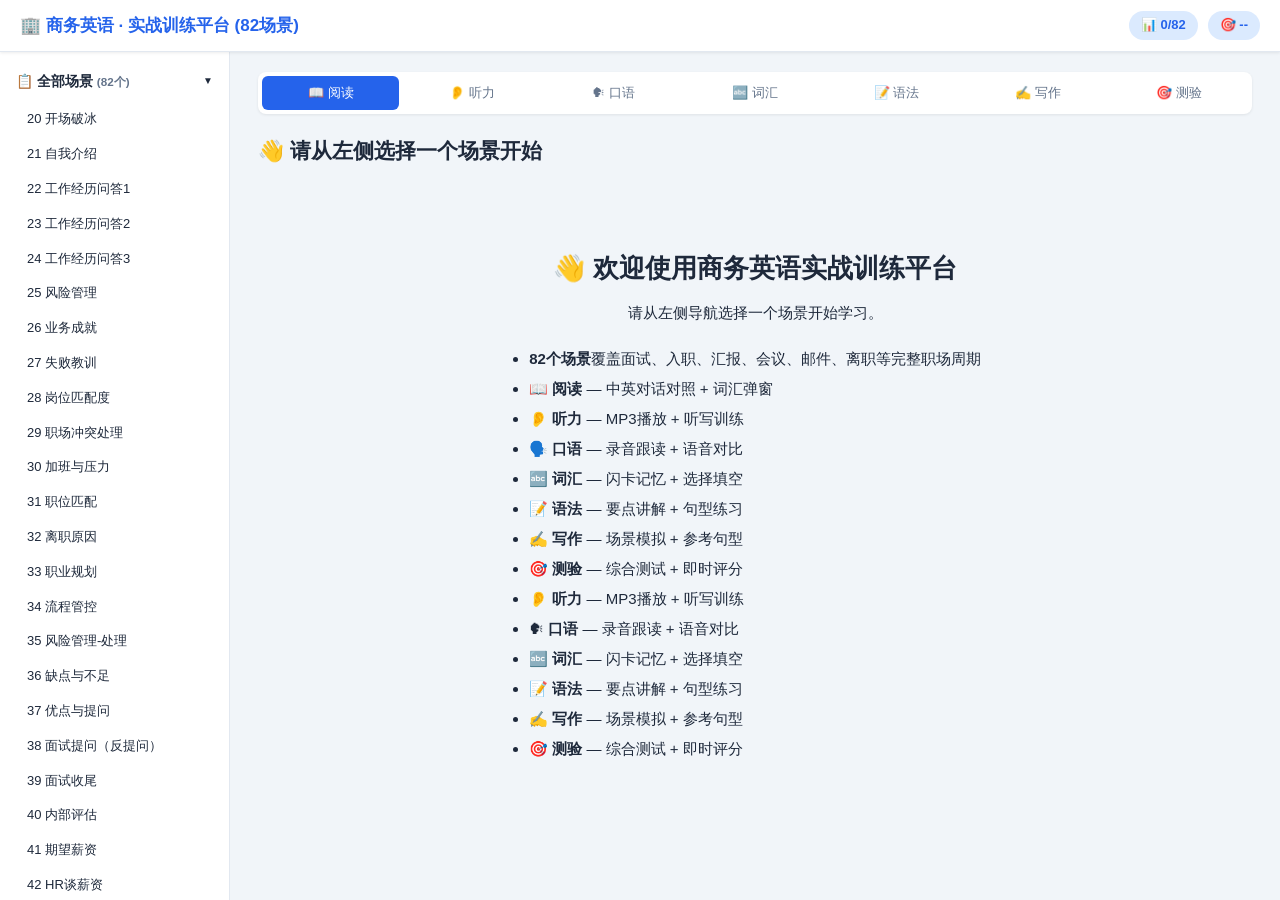
<file: index.html>
﻿<!DOCTYPE html>
<html lang="zh-CN">
<head>
<meta charset="UTF-8">
<meta name="viewport" content="width=device-width, initial-scale=1.0">
<title>商务英语 · 实战训练平台 (82场景)</title>
<style>
*{margin:0;padding:0;box-sizing:border-box}
:root{
--pri:#2563eb;--pri-lt:#dbeafe;--suc:#16a34a;--suc-lt:#dcfce7;
--warn:#f59e0b;--warn-lt:#fef3c7;--err:#dc2626;--err-lt:#fee2e2;
--bg:#f1f5f9;--card:#fff;--txt:#1e293b;--tx2:#64748b;--bd:#e2e8f0;
--sh:0 1px 3px rgba(0,0,0,.08);--sh-lg:0 4px 12px rgba(0,0,0,.1);--r:8px;
}
body{font-family:"Segoe UI","Microsoft YaHei",sans-serif;font-size:15px;color:var(--txt);background:var(--bg);line-height:1.6}
#topbar{height:52px;background:var(--card);border-bottom:1px solid var(--bd);display:flex;align-items:center;justify-content:space-between;padding:0 20px;position:sticky;top:0;z-index:100;box-shadow:var(--sh)}
#topbar .logo{font-size:17px;font-weight:700;color:var(--pri)}
#topbar .stats{display:flex;gap:10px;font-size:13px}
#topbar .stats span{padding:4px 12px;border-radius:20px;background:var(--pri-lt);color:var(--pri);font-weight:600}
#main{display:flex;height:calc(100vh - 52px)}
#sidebar{width:230px;min-width:230px;background:var(--card);border-right:1px solid var(--bd);overflow-y:auto;padding:8px 0}
#content{flex:1;overflow-y:auto;padding:20px 28px}
.nav-sec{border-bottom:1px solid var(--bd)}
.nav-hd{padding:10px 16px;cursor:pointer;font-size:14px;font-weight:600;display:flex;justify-content:space-between;align-items:center;user-select:none;color:var(--txt)}
.nav-hd:hover{background:var(--pri-lt)}
.nav-hd .arr{font-size:10px;transition:transform .2s;display:inline-block}
.nav-hd.collapsed .arr{transform:rotate(-90deg)}
#sceneNav.hidden{display:none}
.nav-item{padding:7px 16px 7px 24px;cursor:pointer;font-size:13px;border-left:3px solid transparent;display:flex;justify-content:space-between;align-items:center;transition:all .15s}
.nav-item:hover{background:var(--bg)}
.nav-item.active{background:var(--pri-lt);border-left-color:var(--pri);color:var(--pri);font-weight:600}
.nav-item .done{color:var(--suc);font-size:11px;margin-left:4px}
#modbar{display:flex;gap:4px;margin-bottom:20px;background:var(--card);padding:4px;border-radius:var(--r);box-shadow:var(--sh)}
.mod-tab{flex:1;padding:8px 6px;border:none;background:0 0;cursor:pointer;border-radius:6px;font-size:13px;font-weight:500;color:var(--tx2);transition:all .15s;text-align:center}
.mod-tab:hover{background:var(--bg)}
.mod-tab.active{background:var(--pri);color:#fff}
#scene-hd{margin-bottom:20px}
#scene-hd h2{font-size:21px;color:var(--txt)}
#scene-meta{display:flex;gap:10px;align-items:center;margin-top:6px}
#scene-meta span{font-size:13px;padding:2px 10px;border-radius:12px;background:var(--bg)}
#fav-btn{margin-left:auto;padding:4px 12px;border:1px solid var(--warn);background:var(--warn-lt);color:#b45309;border-radius:20px;cursor:pointer;font-size:13px;font-weight:500}
#fav-btn.faved{background:var(--warn);color:#fff}
.di-card{background:var(--card);border-radius:var(--r);padding:14px 18px;margin-bottom:12px;box-shadow:var(--sh);border-left:4px solid var(--pri);animation:fadeIn .3s}
.di-card.role-B{border-left-color:var(--suc)}
.di-card .role-tag{font-size:12px;font-weight:700;padding:2px 8px;border-radius:4px;display:inline-block;margin-bottom:8px}
.di-card.role-A .role-tag{background:var(--pri-lt);color:var(--pri)}
.di-card.role-B .role-tag{background:var(--suc-lt);color:var(--suc)}
.di-card .en-txt{font-size:15px;margin-bottom:4px}
.di-card .zh-txt{font-size:13px;color:var(--tx2)}
.vocab-hl{color:var(--pri);font-weight:600;cursor:pointer;border-bottom:1px dashed var(--pri)}
.vocab-hl:hover{background:var(--pri-lt)}
@keyframes fadeIn{from{opacity:0;transform:translateY(8px)}to{opacity:1;transform:translateY(0)}}
.lang-tg{display:flex;gap:8px;margin-bottom:16px}
.lang-tg button{padding:5px 16px;border:1px solid var(--bd);background:var(--card);border-radius:20px;cursor:pointer;font-size:13px;transition:all .15s}
.lang-tg button.active{background:var(--pri);color:#fff;border-color:var(--pri)}
.vocab-tp{position:fixed;background:var(--card);border:1px solid var(--bd);border-radius:var(--r);padding:14px;box-shadow:var(--sh-lg);z-index:999;max-width:300px;font-size:14px;display:none}
.vocab-tp .wd{font-size:18px;font-weight:700;color:var(--pri)}
.vocab-tp .ph{color:var(--tx2);margin:4px 0}
.vocab-tp .ps{color:var(--warn);font-weight:600}
.vocab-tp .zm{color:var(--txt);margin-top:4px}
.vocab-tbl{width:100%;border-collapse:collapse;background:var(--card);border-radius:var(--r);overflow:hidden;box-shadow:var(--sh)}
.vocab-tbl th{background:var(--pri);color:#fff;padding:10px 12px;text-align:left;font-size:13px}
.vocab-tbl td{padding:8px 12px;border-bottom:1px solid var(--bd);font-size:14px}
.vocab-tbl tr:hover td{background:var(--pri-lt)}
.gram-card{background:var(--card);border-radius:var(--r);padding:16px 20px;margin-bottom:14px;box-shadow:var(--sh);border-top:3px solid var(--warn)}
.gram-card h4{font-size:16px;color:var(--txt);margin-bottom:6px}
.gram-card .struc{font-family:Consolas,monospace;background:var(--bg);padding:6px 10px;border-radius:4px;margin:8px 0;font-size:14px}
.gram-card .eg{color:var(--pri);font-style:italic;margin:6px 0}
.gram-card .expl{color:var(--tx2);font-size:14px;margin:6px 0}
.gram-card .prac{color:var(--suc);font-size:14px;margin:6px 0;font-weight:500}
.sent-card{background:var(--card);border-radius:var(--r);padding:12px 16px;margin-bottom:8px;box-shadow:var(--sh);border-left:3px solid var(--suc)}
.sent-card .orig{font-size:15px;font-weight:600;color:var(--txt)}
.sent-card .func{font-size:12px;color:var(--pri);margin:3px 0}
.sent-card .alt{font-size:13px;color:var(--tx2)}
.flash-grid{display:flex;flex-wrap:wrap;gap:12px;justify-content:center;margin:16px 0}
.flash{width:180px;height:130px;perspective:800px;cursor:pointer}
.flash-inner{position:relative;width:100%;height:100%;transition:transform .5s;transform-style:preserve-3d}
.flash.flipped .flash-inner{transform:rotateY(180deg)}
.flash-front,.flash-back{position:absolute;width:100%;height:100%;backface-visibility:hidden;border-radius:var(--r);display:flex;flex-direction:column;align-items:center;justify-content:center;padding:12px;box-shadow:var(--sh)}
.flash-front{background:var(--pri-lt);color:var(--pri)}
.flash-back{background:var(--suc-lt);color:var(--suc);transform:rotateY(180deg)}
.flash-front .wd{font-size:20px;font-weight:700}
.flash-front .ph{font-size:12px;color:var(--tx2);margin-top:4px}
.flash-back .mn{font-size:16px;font-weight:600}
.ch-q{background:var(--card);border-radius:var(--r);padding:16px 20px;margin-bottom:14px;box-shadow:var(--sh)}
.ch-q .q-txt{font-size:15px;font-weight:600;margin-bottom:12px}
.ch-q .opts{display:flex;flex-direction:column;gap:6px}
.ch-q .opt{padding:10px 14px;border:2px solid var(--bd);border-radius:var(--r);cursor:pointer;transition:all .15s;font-size:14px}
.ch-q .opt:hover{border-color:var(--pri);background:var(--pri-lt)}
.ch-q .opt.sel{border-color:var(--pri);background:var(--pri);color:#fff}
.ch-q .opt.ok{border-color:var(--suc);background:var(--suc-lt);color:var(--suc)}
.ch-q .opt.ko{border-color:var(--err);background:var(--err-lt);color:var(--err)}
.ch-q .fb{margin-top:10px;padding:8px 12px;border-radius:6px;font-size:14px;display:none}
.ch-q .fb.show{display:block}
.ch-q .fb.y{background:var(--suc-lt);color:var(--suc)}
.ch-q .fb.n{background:var(--err-lt);color:var(--err)}
.fill-q{background:var(--card);border-radius:var(--r);padding:16px 20px;margin-bottom:14px;box-shadow:var(--sh)}
.fill-q .sent{font-size:15px;margin-bottom:8px}
.fill-q input{padding:8px 12px;border:2px solid var(--bd);border-radius:6px;font-size:14px;width:200px;transition:border .2s}
.fill-q input:focus{border-color:var(--pri);outline:none}
.fill-q input.ok{border-color:var(--suc);background:var(--suc-lt)}
.fill-q input.ko{border-color:var(--err);background:var(--err-lt)}
.fill-q .hint{font-size:12px;color:var(--tx2);margin-top:4px}
.fill-q .btn-chk{margin-left:8px;padding:8px 16px;border:none;background:var(--pri);color:#fff;border-radius:6px;cursor:pointer;font-size:13px}
.ap{background:var(--card);border-radius:var(--r);padding:16px 20px;box-shadow:var(--sh);margin-bottom:16px}
.ap .ctl{display:flex;gap:8px;align-items:center;flex-wrap:wrap}
.ap button{padding:8px 16px;border:none;border-radius:20px;cursor:pointer;font-size:13px;font-weight:500;white-space:nowrap}
.ap .btn-play{background:var(--pri);color:#fff}
.ap .btn-spd{background:var(--bg);color:var(--txt);border:1px solid var(--bd)}
.ap .btn-spd.active{background:var(--pri);color:#fff;border-color:var(--pri)}
.ap .bar{flex:1;min-width:100px;height:6px;background:var(--bd);border-radius:3px;cursor:pointer;position:relative}
.ap .bar-fill{height:100%;background:var(--pri);border-radius:3px;width:0%}
.dict{background:var(--card);border-radius:var(--r);padding:16px 20px;box-shadow:var(--sh);margin-bottom:16px}
.dict textarea{width:100%;height:80px;border:2px solid var(--bd);border-radius:var(--r);padding:10px;font-size:14px;resize:vertical}
.dict .cmp{margin-top:12px;font-size:14px;white-space:pre-wrap}
.dict .ok-word{color:var(--suc);background:var(--suc-lt);padding:1px 3px;border-radius:2px}
.dict .ko-word{color:var(--err);background:var(--err-lt);padding:1px 3px;border-radius:2px;text-decoration:line-through}
.rec{background:var(--card);border-radius:var(--r);padding:16px 20px;box-shadow:var(--sh);margin-bottom:16px;text-align:center}
.rec .btn-rec{width:64px;height:64px;border-radius:50%;border:none;background:var(--err);color:#fff;font-size:28px;cursor:pointer;transition:all .2s}
.rec .btn-rec.ing{animation:pulse 1.5s infinite}
@keyframes pulse{0%,100%{box-shadow:0 0 0 0 rgba(220,38,38,.4)}50%{box-shadow:0 0 0 16px rgba(220,38,38,0)}}
.rec .result{margin-top:12px;font-size:14px}
.rec .acc{font-size:28px;font-weight:700;color:var(--pri)}
.wr-area{background:var(--card);border-radius:var(--r);padding:16px 20px;box-shadow:var(--sh);margin-bottom:16px}
.wr-area .prompt{font-size:14px;color:var(--tx2);margin-bottom:10px;font-style:italic}
.wr-area textarea{width:100%;height:100px;border:2px solid var(--bd);border-radius:var(--r);padding:10px;font-size:14px;resize:vertical}
.wr-area .ref{margin-top:10px;padding:10px;background:var(--suc-lt);border-radius:6px;font-size:14px;display:none}
.quiz-score{font-size:48px;font-weight:700;text-align:center;padding:20px;color:var(--pri)}
.quiz-final{text-align:center;padding:40px}
.quiz-final .big{font-size:64px;font-weight:700}
.quiz-final .msg{font-size:20px;margin:12px 0;color:var(--tx2)}
.reo-area{display:flex;flex-wrap:wrap;gap:6px;margin:12px 0}
.reo-word{padding:6px 14px;background:var(--pri-lt);color:var(--pri);border-radius:20px;cursor:pointer;font-size:14px;user-select:none;border:2px solid transparent;transition:all .15s}
.reo-word:hover{border-color:var(--pri)}
.reo-word.picked{opacity:.4;cursor:default}
.reo-ans{margin-top:10px;min-height:32px}
.reo-ans .picked-word{display:inline-block;padding:4px 12px;background:var(--suc-lt);color:var(--suc);border-radius:20px;margin:2px;font-size:14px;cursor:pointer}
.culture-box{background:var(--warn-lt);border-radius:var(--r);padding:14px 18px;margin-top:16px;border-left:4px solid var(--warn)}
.culture-box h4{color:#b45309;margin-bottom:4px}
.tip-box{background:var(--suc-lt);border-radius:var(--r);padding:14px 18px;margin-top:12px;border-left:4px solid var(--suc)}
.tip-box h4{color:var(--suc);margin-bottom:4px}
.welcome{text-align:center;padding:60px 20px}
.welcome h1{font-size:26px;margin-bottom:12px}
.welcome ul{display:inline-block;text-align:left;margin-top:16px}
.welcome li{margin:6px 0}
.btn{display:inline-block;padding:8px 20px;border:none;border-radius:20px;cursor:pointer;font-size:14px;font-weight:500}
.btn-pri{background:var(--pri);color:#fff}
.btn-suc{background:var(--suc);color:#fff}
.btn-out{background:var(--card);border:1px solid var(--pri);color:var(--pri)}
/* ===== Loop Controls ===== */
.loop-ctl{display:flex;align-items:center;gap:8px;background:var(--card);padding:10px 16px;border-radius:var(--r);box-shadow:var(--sh);margin:12px 0;flex-wrap:wrap}
.loop-label{font-size:13px;font-weight:600;color:var(--tx2);margin-right:4px}
.loop-btn{padding:6px 14px;border:1.5px solid var(--bd);background:var(--card);border-radius:20px;cursor:pointer;font-size:13px;font-weight:500;color:var(--tx2);transition:all .15s}
.loop-btn:hover{border-color:var(--pri);color:var(--pri);background:var(--pri-lt)}
.loop-btn.active{background:var(--pri);color:#fff;border-color:var(--pri)}
.loop-status{font-size:12px;color:var(--warn);font-weight:600;margin-left:auto}
.di-card.loop-active{background:var(--warn-lt)!important;border-left-color:var(--warn)!important;box-shadow:0 0 0 2px var(--warn),var(--sh);animation:loop-pulse 1.5s ease-in-out infinite}
@keyframes loop-pulse{0%,100%{box-shadow:0 0 0 2px var(--warn),var(--sh)}50%{box-shadow:0 0 0 4px rgba(245,158,11,.3),var(--sh)}}
.loop-dot{display:inline-block;margin-left:6px;font-size:12px;animation:loop-spin 2s linear infinite}
@keyframes loop-spin{from{transform:rotate(0deg)}to{transform:rotate(360deg)}}
@media(max-width:768px){
  body{font-size:14px}
  #topbar{height:auto;padding:8px 12px;flex-wrap:wrap;gap:6px}
  #topbar .logo{font-size:14px}
  #main{flex-direction:column;height:auto;overflow-x:hidden}
  #sidebar{display:none;position:fixed;top:52px;left:0;bottom:0;width:260px;z-index:200;background:var(--card);box-shadow:2px 0 12px rgba(0,0,0,.15);overflow-y:auto;transform:translateX(-100%);transition:transform .25s ease}
  #sidebar.open{display:block;transform:translateX(0)}
  #sidebar-overlay{display:none;position:fixed;top:52px;left:0;right:0;bottom:0;background:rgba(0,0,0,.3);z-index:199}
  #sidebar-overlay.show{display:block}
  #mobileNav{display:inline-flex;align-items:center;gap:4px;padding:4px 10px;border:1px solid var(--bd);background:var(--card);border-radius:6px;cursor:pointer;font-size:14px}
  #content{padding:12px;padding-bottom:60px}
  #modbar{flex-wrap:wrap}
  #modbar .mod-tab{font-size:12px;padding:6px 4px}
  #scene-hd h2{font-size:17px}
  .di-card{padding:10px 12px;margin-bottom:8px}
  .di-card .en-txt{font-size:14px}
  .di-card .zh-txt{font-size:12px}
  .vocab-tbl{font-size:12px;display:block;overflow-x:auto}
  .vocab-tbl th,.vocab-tbl td{padding:6px 8px}
  .vocab-tbl th{font-size:11px}
  .flash{width:140px;height:100px}
  .flash-front .wd{font-size:16px}
  .flash-front .ph{font-size:10px}
  .flash-back .mn{font-size:13px}
  .gram-card{padding:12px 14px}
  .gram-card h4{font-size:15px}
  .gram-card .struc{font-size:13px}
  .sent-card{padding:10px 12px}
  .sent-card .orig{font-size:14px}
  .welcome h1{font-size:20px}
  .lang-tg button{font-size:12px;padding:4px 12px}
  .ap button{font-size:12px;padding:6px 12px}
  .ch-q .q-txt{font-size:14px}
  .ch-q .opt{font-size:13px;padding:8px 12px}
}
</style>
</head>
<body>
<div id="topbar">
  <div style="display:flex;align-items:center;gap:8px">
    <button id="mobileNav" onclick="toggleMobileNav()" style="display:none">☰ 场景</button>
    <div class="logo">🏢 商务英语 · 实战训练平台 (82场景)</div>
  </div>
  <div class="stats"><span id="prog-badge">📊 0/20</span><span id="quiz-badge">🎯 --</span></div>
</div>
<div id="sidebar-overlay" onclick="toggleMobileNav()"></div>

<div id="main">
  <nav id="sidebar">
    <div class="nav-sec">
      <div class="nav-hd" onclick="var el=document.getElementById('sceneNav');el.classList.toggle('hidden');this.classList.toggle('collapsed')">
        <span>📋 全部场景 <small style="color:var(--tx2)">(82个)</small></span><span class="arr">▼</span>
      </div>
      <div id="sceneNav"></div>
    </div>
    <div class="nav-sec">
      <div class="nav-hd" onclick="GlobalView.show('vocabBank')" style="cursor:pointer">🔤 词汇总库</div>
      <div class="nav-hd" onclick="GlobalView.show('grammarIndex')" style="cursor:pointer">📝 语法索引</div>
      <div class="nav-hd" onclick="GlobalView.show('sentenceRef')" style="cursor:pointer">💬 句型速查</div>
    </div>
    <div class="nav-sec">
      <div class="nav-hd" onclick="GlobalView.show('favorites')" style="cursor:pointer">⭐ 收藏 <span id="favBadge">(0)</span></div>
    </div>
  </nav>

  <div id="content">
    <div id="modbar">
      <button class="mod-tab active" data-mod="read">📖 阅读</button>
      <button class="mod-tab" data-mod="listen">👂 听力</button>
      <button class="mod-tab" data-mod="speak">🗣 口语</button>
      <button class="mod-tab" data-mod="vocab">🔤 词汇</button>
      <button class="mod-tab" data-mod="grammar">📝 语法</button>
      <button class="mod-tab" data-mod="write">✍ 写作</button>
      <button class="mod-tab" data-mod="quiz">🎯 测验</button>
    </div>

    <div id="scene-hd">
      <h2 id="sceneTitle">👋 请从左侧选择一个场景开始</h2>
      <div id="sceneMeta" style="display:none">
        <span id="sceneDiff"></span>
        <span id="sceneRoles"></span>
        <button id="favBtn" class="btn-out" onclick="App.toggleFav()">⭐ 收藏</button>
      </div>
    </div>

    <div id="modContent">
      <div class="welcome"><h1>👋 欢迎使用商务英语实战训练平台</h1>
        <p>请从左侧导航选择一个场景开始学习。</p>
        <ul>
          <li><b>82个场景</b>覆盖面试、入职、汇报、会议、邮件、离职等完整职场周期</li>
          <li>📖 <b>阅读</b> — 中英对话对照 + 词汇弹窗</li>
          <li>👂 <b>听力</b> — MP3播放 + 听写训练</li>
          <li>🗣️ <b>口语</b> — 录音跟读 + 语音对比</li>
          <li>🔤 <b>词汇</b> — 闪卡记忆 + 选择填空</li>
          <li>📝 <b>语法</b> — 要点讲解 + 句型练习</li>
          <li>✍️ <b>写作</b> — 场景模拟 + 参考句型</li>
          <li>🎯 <b>测验</b> — 综合测试 + 即时评分</li>
          <li>👂 <b>听力</b> — MP3播放 + 听写训练</li>
          <li>🗣 <b>口语</b> — 录音跟读 + 语音对比</li>
          <li>🔤 <b>词汇</b> — 闪卡记忆 + 选择填空</li>
          <li>📝 <b>语法</b> — 要点讲解 + 句型练习</li>
          <li>✍ <b>写作</b> — 场景模拟 + 参考句型</li>
          <li>🎯 <b>测验</b> — 综合测试 + 即时评分</li>
        </ul>
      </div>
    </div>
  </div>
</div>

<div class="vocab-tp" id="vocabTp"></div>

<!-- 数据文件 -->
<script src="js/data.js"></script>

<script>
// ====== ALL APPLICATION LOGIC INLINE ======

// ========== Utility ==========
var Util = {
  speakEn: function(text) {
    speechSynthesis.cancel();
    var utt = new SpeechSynthesisUtterance(text);
    utt.lang = 'en-US'; utt.rate = 0.85;
    speechSynthesis.speak(utt);
  }
};

// ========== App Core ==========
const App = {
  currentUnit: null,
  currentMod: 'read',
  units: [],
  progress: {},
  favorites: [],
  wrongBook: [],

  init() {
    App.loadUnits();
    App.loadProgress();
    App.renderNav();
    App.bindEvents();
  },

  loadUnits() {
    App.units = (window.__UNITS_DATA__ && window.__UNITS_DATA__.length) ? window.__UNITS_DATA__ : [];
    App.units.sort(function(a,b) { return a.id - b.id; });
  },

  loadProgress() {
    try {
      App.progress = JSON.parse(localStorage.getItem('bizeng_progress') || '{}');
      App.favorites = JSON.parse(localStorage.getItem('bizeng_favs') || '[]');
      App.wrongBook = JSON.parse(localStorage.getItem('bizeng_wrong') || '[]');
    } catch(e) { App.progress = {}; App.favorites = []; App.wrongBook = []; }
    App.updateBadges();
  },

  saveProgress() {
    localStorage.setItem('bizeng_progress', JSON.stringify(App.progress));
    localStorage.setItem('bizeng_favs', JSON.stringify(App.favorites));
    localStorage.setItem('bizeng_wrong', JSON.stringify(App.wrongBook));
    App.updateBadges();
  },

  updateBadges() {
    var done = Object.keys(App.progress).filter(k => App.progress[k] && App.progress[k].completed).length;
    var pb = document.getElementById('prog-badge');
    if (pb) pb.textContent = '📊 ' + done + '/' + App.units.length;
    var fb = document.getElementById('favBadge');
    if (fb) fb.textContent = '(' + App.favorites.length + ')';
  },

  renderNav() {
    var nav = document.getElementById('sceneNav');
    if (!nav) { console.error('sceneNav element not found!'); return; }
    nav.innerHTML = App.units.map(function(u) {
      var done = App.progress[u.id] && App.progress[u.id].completed;
      var fav = App.favorites.indexOf(u.id) >= 0;
      return '<div class="nav-item" data-id="' + u.id + '" onclick="App.selectUnit(' + u.id + ')">' +
        '<span>' + (fav ? '⭐ ' : '') + u.id + ' ' + u.title + '</span>' +
        '<span>' + (done ? '<span class="done">✅</span>' : '') + '</span>' +
        '</div>';
    }).join('');
  },

  selectUnit(id) {
    App.currentUnit = null;
    for (var i = 0; i < App.units.length; i++) {
      if (App.units[i].id === id) { App.currentUnit = App.units[i]; break; }
    }
    if (!App.currentUnit) { console.error('Unit not found:', id); return; }

    var items = document.querySelectorAll('.nav-item');
    for (var j = 0; j < items.length; j++) {
      items[j].classList.toggle('active', +items[j].getAttribute('data-id') === id);
    }

    document.getElementById('sceneTitle').textContent = '场景 ' + id + ': ' + App.currentUnit.title;
    document.getElementById('sceneDiff').textContent = App.currentUnit.difficulty || '🔵中级';
    document.getElementById('sceneRoles').textContent = App.currentUnit.roles.A + ' ↔ ' + App.currentUnit.roles.B;
    document.getElementById('sceneMeta').style.display = 'flex';

    var isFav = App.favorites.indexOf(id) >= 0;
    var favBtn = document.getElementById('favBtn');
    favBtn.textContent = isFav ? '⭐ 已收藏' : '⭐ 收藏';
    if (isFav) favBtn.classList.add('faved'); else favBtn.classList.remove('faved');

    App.showModule(App.currentMod);
    // 移动端选场景后关闭侧边栏
    if (window.innerWidth <= 768) {
      document.getElementById('sidebar').classList.remove('open');
      document.getElementById('sidebar-overlay').classList.remove('show');
    }
  },

  toggleFav() {
    var id = App.currentUnit && App.currentUnit.id;
    if (!id) return;
    var idx = App.favorites.indexOf(id);
    if (idx >= 0) App.favorites.splice(idx, 1);
    else App.favorites.push(id);
    App.saveProgress();
    App.renderNav();
    App.selectUnit(id);
  },

  markComplete(score) {
    if (!App.currentUnit) return;
    var id = App.currentUnit.id;
    if (!App.progress[id]) App.progress[id] = {};
    App.progress[id].completed = true;
    if (score != null) {
      if (!App.progress[id].scores) App.progress[id].scores = [];
      App.progress[id].scores.push(score);
      var sum = 0;
      for (var i = 0; i < App.progress[id].scores.length; i++) sum += App.progress[id].scores[i];
      var avg = sum / App.progress[id].scores.length;
      document.getElementById('quiz-badge').textContent = '🎯 ' + Math.round(avg) + '分';
    }
    App.saveProgress();
    App.renderNav();
  },

  addWrong(item) {
    App.wrongBook.push({q: item.q, answer: item.answer, userAnswer: item.userAnswer, unitId: (App.currentUnit||{}).id, time: Date.now()});
    if (App.wrongBook.length > 500) App.wrongBook = App.wrongBook.slice(-500);
    App.saveProgress();
  },

  showModule(mod) {
    App.currentMod = mod;
    var tabs = document.querySelectorAll('.mod-tab');
    for (var i = 0; i < tabs.length; i++) {
      tabs[i].classList.toggle('active', tabs[i].getAttribute('data-mod') === mod);
    }
    if (!App.currentUnit) {
      document.getElementById('modContent').innerHTML = '<div class="welcome"><h1>👋 请先选择一个场景</h1></div>';
      return;
    }
    try { ModuleRouter.route(mod, App.currentUnit); } catch(e) {
      console.error('Module render error:', e);
      document.getElementById('modContent').innerHTML = '<div style="padding:40px;text-align:center"><h3>⚠️ 模块加载出错</h3><p>' + e.message + '</p></div>';
    }
  },

  bindEvents() {
    document.getElementById('modbar').addEventListener('click', function(e) {
      var tab = e.target.closest('.mod-tab');
      if (!tab) return;
      App.showModule(tab.getAttribute('data-mod'));
    });
  }
};

// ========== Module Router (代替独立文件) ==========
var ModuleRouter = {
  route: function(mod, unit) {
    switch(mod) {
      case 'read': ReadMod.render(unit); break;
      case 'listen': ListenMod.render(unit); break;
      case 'speak': SpeakMod.render(unit); break;
      case 'vocab': VocabMod.render(unit); break;
      case 'grammar': GramMod.render(unit); break;
      case 'write': WriteMod.render(unit); break;
      case 'quiz': QuizMod.render(unit); break;
      default: ReadMod.render(unit); break;
    }
  }
};

// ========== Read Module ==========
var ReadMod = {
  lang: 'bilingual',
  render: function(unit) {
    var enLines = unit.dialogueEN || [];
    var zhLines = unit.dialogueZH || [];
    var max = Math.max(enLines.length, zhLines.length);
    var cards = '';
    for (var i = 0; i < max; i++) {
      var en = enLines[i] || '';
      var zh = zhLines[i] || '';
      var role = i % 2 === 0 ? 'A' : 'B';
      var roleName = role === 'A' ? unit.roles.A : unit.roles.B;
      var enHtml = this.lang === 'zh' ? '' : '<div class="en-txt">' + ReadMod.highlight(en, unit) + '</div>';
      var zhHtml = this.lang === 'en' ? '' : '<div class="zh-txt">' + zh + '</div>';
      if (en || zh) {
      // Check if this line has a vocab match for highlighting
      var highlighted = ReadMod.highlight(en, unit);
      cards += '<div class="di-card role-' + role + '"><div class="role-tag">' + roleName + '</div>' + enHtml + zhHtml + '</div>';
    }
    }

    var langTg = '<div class="lang-tg">' +
      '<button class="' + (this.lang==='bilingual'?'active':'') + '" onclick="ReadMod.setLang(\'bilingual\')">中英对照</button>' +
      '<button class="' + (this.lang==='en'?'active':'') + '" onclick="ReadMod.setLang(\'en\')">仅英文</button>' +
      '<button class="' + (this.lang==='zh'?'active':'') + '" onclick="ReadMod.setLang(\'zh\')">仅中文</button></div>';

    var vocabTbl = ReadMod.vocabTable(unit);
    var sentCards = ReadMod.sentenceCards(unit);
    var culture = unit.cultureNote ? '<div class="culture-box"><h4>🌍 文化注释</h4><p>' + unit.cultureNote + '</p></div>' : '';
    var tip = unit.interviewTip ? '<div class="tip-box"><h4>💡 面试技巧</h4><p>' + unit.interviewTip + '</p></div>' : '';

    document.getElementById('modContent').innerHTML = langTg + cards + sentCards + vocabTbl + tip + culture;
    ReadMod.bindTooltip(unit);
  },

  setLang: function(l) { ReadMod.lang = l; if (App.currentUnit) ReadMod.render(App.currentUnit); },

  highlight: function(text, unit) {
    var txt = text;
    if (!unit.vocabulary || !unit.vocabulary.length) return txt;
    var sorted = (unit.vocabulary || []).slice().sort(function(a,b){ return (b.en||'').length - (a.en||'').length; });
    for (var i = 0; i < sorted.length; i++) {
      var w = sorted[i].en.replace(/[.*+?^${}()|[\]\\]/g, '\\$&');
      txt = txt.replace(new RegExp('\\b(' + w + ')\\b', 'gi'), '<span class="vocab-hl" data-vocab="' + sorted[i].en.toLowerCase() + '">$1</span>');
    }
    return txt;
  },

  bindTooltip: function(unit) {
    var tp = document.getElementById('vocabTp');
    var hls = document.querySelectorAll('.vocab-hl');
    if (!unit.vocabulary || !unit.vocabulary.length) return;
    for (var i = 0; i < hls.length; i++) {
      (function(el) {
        el.addEventListener('mouseenter', function(e) {
          var key = el.getAttribute('data-vocab');
          var v = null;
          if (unit.vocabulary) {
            for (var j = 0; j < unit.vocabulary.length; j++) {
              if (unit.vocabulary[j].en.toLowerCase() === key) { v = unit.vocabulary[j]; break; }
            }
          }
          if (v) {
            tp.innerHTML = '<div class="wd">' + v.en + '</div><div class="ph">' + (v.phonetic||'') + '</div><div class="ps">' + (v.pos||'') + '</div><div class="zm">' + (v.zh||'') + '</div>';
            tp.style.display = 'block';
          }
        });
        el.addEventListener('mousemove', function(e) { tp.style.left = (e.clientX+16)+'px'; tp.style.top = (e.clientY+16)+'px'; });
        el.addEventListener('mouseleave', function() { tp.style.display = 'none'; });
      })(hls[i]);
    }
  },

  vocabTable: function(unit) {
    if (!unit.vocabulary || !unit.vocabulary.length) return '';
    var rows = '';
    for (var i = 0; i < unit.vocabulary.length; i++) {
      var v = unit.vocabulary[i];
      rows += '<tr><td><b>' + v.en + '</b> <span onclick="event.stopPropagation();Util.speakEn(\'' + v.en.replace(/'/g,"\\'") + '\')" style="cursor:pointer;font-size:16px" title="朗读">🔊</span></td><td>' + (v.phonetic||'') + '</td><td>' + (v.pos||'') + '</td><td>' + (v.zh||'') + '</td></tr>';
    }
    return '<h3 style="margin:20px 0 12px">🔤 重点词汇 (' + unit.vocabulary.length + '个)</h3><table class="vocab-tbl"><thead><tr><th>英文</th><th>音标</th><th>词性</th><th>释义</th></tr></thead><tbody>' + rows + '</tbody></table>';
  },

  sentenceCards: function(unit) {
    if (!unit.coreSentences || !unit.coreSentences.length) return '';
    var cards = '';
    for (var i = 0; i < unit.coreSentences.length; i++) {
      var s = unit.coreSentences[i];
      cards += '<div class="sent-card"><div class="orig">"' + s.original + '"</div><div class="func">💬 ' + (s.function||'') + '</div><div class="alt">🔄 ' + (s.alternative||'') + '</div></div>';
    }
    return '<h3 style="margin:20px 0 12px">💬 核心句型 (' + unit.coreSentences.length + '句)</h3>' + cards;
  }
};

// ========== Listen Module ==========
var ListenMod = {
  audio: null, speed: 1, mode: 'play', _sentences: [], _sentenceIdx: 0, playingKind: null,
  _sentAudio: null, _autoAdvance: true, _unitId: null,
  loopMode: 'none', _loopCount: 0, _stopped: false, _loopTimer: null, _highlightIdx: -1, _speakTimeout: null, _endedTimer: null,

  _dbg: function(msg) {
    var el = document.getElementById('dbgLog');
    if (!el) return;
    var t = new Date().toLocaleTimeString();
    el.innerHTML = '<div>[' + t + '] ' + msg + '</div>' + el.innerHTML;
    // 最多保留20条
    var items = el.querySelectorAll('div');
    for (var i = 20; i < items.length; i++) items[i].remove();
  },

  render: function(unit) {
    var audioPath = 'audio/' + unit.id + '-en.mp3';
    var zhPath = 'audio/' + unit.id + '-zh.mp3';
    this._sentences = (unit.dialogueEN || []).filter(function(s){ var t = (s||'').trim(); return t.length > 0; });
    this._sentenceIdx = 0;
    this._unitId = unit.id;
    this._loopCount = 0;
    this._stopped = false;
    this._highlightIdx = -1;
    if (this._loopTimer) { clearTimeout(this._loopTimer); this._loopTimer = null; }
    if (this._speakTimeout) { clearTimeout(this._speakTimeout); this._speakTimeout = null; }
    if (this._endedTimer) { clearTimeout(this._endedTimer); this._endedTimer = null; }
    if (this.audio) { this.audio.pause(); this.audio = null; }
    if (this._sentAudio) { this._sentAudio.pause(); this._sentAudio = null; }
    this.playingKind = null;

    var html = '<div class="ap"><div class="ctl">' +
      '<button id="btn-en" class="btn-play" data-src="' + audioPath + '" data-kind="en" onclick="ListenMod._playById(this.id)">▶ 播放英文</button>' +
      '<button id="btn-zh" class="btn-play" style="background:var(--suc)" data-src="' + zhPath + '" data-kind="zh" onclick="ListenMod._playById(this.id)">▶ 播放中文</button>' +
      '<button id="btn-sent" class="btn-play" style="background:var(--warn)" onclick="ListenMod.playSentence()">▶ 逐句播放</button>' +
      '<button class="btn-spd ' + (this.speed===0.75?'active':'') + '" onclick="ListenMod.setSpeed(0.75)">0.75x</button>' +
      '<button class="btn-spd ' + (this.speed===1?'active':'') + '" onclick="ListenMod.setSpeed(1)">1x</button>' +
      '<button class="btn-spd ' + (this.speed===1.25?'active':'') + '" onclick="ListenMod.setSpeed(1.25)">1.25x</button>' +
      '<div class="bar" id="progBar" onclick="ListenMod.seek(event)"><div class="bar-fill" id="progFill"></div></div>' +
      '<span id="timeDisplay">00:00 / 00:00</span>' +
      '<span style="font-size:11px;color:var(--tx2);margin-left:8px">⌨ 空格暂停 ← → 快退/快进</span>' +
      '</div></div>' +

      // 循环模式控制栏
      '<div class="loop-ctl">' +
      '<span class="loop-label">🔁 循环模式:</span>' +
      '<button class="loop-btn ' + (this.loopMode==='none'?'active':'') + '" onclick="ListenMod.setLoopMode(\'none\')">关闭</button>' +
      '<button class="loop-btn ' + (this.loopMode==='single'?'active':'') + '" onclick="ListenMod.setLoopMode(\'single\')">🔂 单句循环</button>' +
      '<button class="loop-btn ' + (this.loopMode==='all'?'active':'') + '" onclick="ListenMod.setLoopMode(\'all\')">🔁 场景循环</button>' +
      '<span class="loop-status" id="loopStatus"></span>' +
      '</div>' +

      '<div style="margin:12px 0"><button class="btn-out" onclick="ListenMod.toggleMode()">切换模式: ' + (this.mode==='play'?'🎧 播放':'✍️ 听写') + '</button>' +
      (this.loopMode!=='none' ? ' <button class="btn-out" style="background:var(--err);color:#fff;border-color:var(--err)" onclick="ListenMod.stopLoop()">⏹ 停止播放</button>' : '') +
      '</div>';

    if (this.mode === 'dictation') {
      html += '<div class="dict"><div class="sent-en">🎧 点击播放，听写英文内容：</div><textarea id="dictInput" placeholder="在这里输入你听到的英文..."></textarea><button class="btn btn-pri" style="margin-top:8px" onclick="ListenMod.checkDictation()">✅ 提交对比</button><div class="cmp" id="dictResult"></div></div>';
    } else {
      var lines = unit.dialogueEN || [];
      for (var i = 0; i < lines.length; i++) {
        var role = i%2===0?'A':'B';
        var isActive = this._highlightIdx === i;
        html += '<div class="di-card role-' + role + ' ' + (isActive?'loop-active':'') + '" data-sidx="' + i + '" style="cursor:pointer" onclick="ListenMod.playSentence(' + i + ')"><div class="role-tag">' + (role==='A'?unit.roles.A:unit.roles.B) + (isActive?'<span class="loop-dot">🔁</span>':'') + '</div><div class="en-txt">' + lines[i] + '</div></div>';
      }
    }
    document.getElementById('modContent').innerHTML = html +
      '<div id="dbgPanel" style="margin-top:16px;background:#1e293b;color:#22d3ee;padding:12px;border-radius:8px;font-family:monospace;font-size:12px;max-height:200px;overflow-y:auto"><div style="color:#94a3b8;margin-bottom:4px">📱 调试日志 (点击句子后观察这里)</div><div id="dbgLog"></div></div>';
    this._dbg('听力模块加载完成 | 句数:' + this._sentences.length + ' | 模式:' + this.loopMode);
    this._bindKeys();
    this._updateLoopStatus();
  },

  // 循环模式控制
  setLoopMode: function(mode) {
    this._dbg('切换循环模式: ' + this.loopMode + ' → ' + mode);
    this.loopMode = mode;
    this._loopCount = 0;
    this._autoAdvance = (mode !== 'none');
    this.render(App.currentUnit);
  },

  stopLoop: function() {
    this._stopped = true;
    this._autoAdvance = true;
    if (this._loopTimer) { clearTimeout(this._loopTimer); this._loopTimer = null; }
    if (this._speakTimeout) { clearTimeout(this._speakTimeout); this._speakTimeout = null; }
    if (this._endedTimer) { clearTimeout(this._endedTimer); this._endedTimer = null; }
    if (this._sentAudio) { this._sentAudio.pause(); this._sentAudio = null; }
    speechSynthesis.cancel();
    this.playingKind = null;
    this._highlightIdx = -1;
    this._loopCount = 0;
    this._clearAllSentenceHighlights();
    var sb = document.getElementById('btn-sent');
    if (sb) { sb.textContent = '▶ 逐句播放'; sb.style.background = 'var(--warn)'; }
    this._updateLoopStatus();
  },

  _updateLoopStatus: function() {
    var el = document.getElementById('loopStatus');
    if (!el) return;
    if (this.loopMode === 'none') {
      el.textContent = '';
    } else if (this.loopMode === 'single' && this._highlightIdx >= 0) {
      el.textContent = '正在循环第 ' + (this._highlightIdx + 1) + ' 句 (第 ' + this._loopCount + ' 遍)';
    } else if (this.loopMode === 'all' && this._highlightIdx >= 0) {
      el.textContent = '正在播放第 ' + (this._highlightIdx + 1) + '/' + this._sentences.length + ' 句';
    } else {
      el.textContent = this.loopMode === 'single' ? '🔂 已开启单句循环' : '🔁 已开启场景循环';
    }
  },

  toggleMode: function() {
    this.stopLoop();
    this.mode = this.mode==='play'?'dictation':'play';
    this.render(App.currentUnit);
  },

  _playById: function(id) {
    var btn = document.getElementById(id);
    if (btn) this._playAudio(btn);
  },

  _playAudio: function(btn) {
    var src = btn.getAttribute('data-src');
    var kind = btn.getAttribute('data-kind');
    if (!src) return;
    // 如果逐句正在播放，先停掉
    if (this.playingKind === 'sent') {
      this._stopSentAudio();
    }
    if (this.playingKind === kind && this.audio && !this.audio.paused) {
      this.audio.pause();
      this._setBtnState(btn, false);
      return;
    }
    if (this.playingKind === kind && this.audio && this.audio.paused) {
      this.audio.play().catch(function(){});
      this._setBtnState(btn, true);
      return;
    }
    if (this.audio) { this.audio.pause(); this.audio = null; }
    if (this.playingKind) {
      var oldBtn = document.getElementById('btn-' + this.playingKind);
      if (oldBtn) this._setBtnState(oldBtn, false);
    }
    this.audio = new Audio(src);
    this.audio.playbackRate = this.speed;
    this.audio.play().catch(function(){});
    this.playingKind = kind;
    this._setBtnState(btn, true);
    var self = this;
    this.audio.addEventListener('timeupdate', function() { self.updateProgress(); });
    this.audio.addEventListener('loadedmetadata', function() { self.updateProgress(); });
    this.audio.addEventListener('ended', function() {
      self._setBtnState(btn, false);
      self.playingKind = null;
    });
  },

  _setBtnState: function(btn, playing) {
    var kind = btn.getAttribute('data-kind');
    if (playing) {
      btn.textContent = '⏸ 暂停';
      btn.style.background = '#dc2626';
    } else {
      if (kind === 'zh') {
        btn.textContent = '▶ 播放中文';
        btn.style.background = 'var(--suc)';
      } else {
        btn.textContent = '▶ 播放英文';
        btn.style.background = '';
      }
    }
  },

  playSentence: function(idx) {
    var sb = document.getElementById('btn-sent');
    // 如果正在播放，先停止
    if (this.playingKind === 'sent') {
      this._stopSentAudio();
      return;
    }
    // 循环模式下，点任意句子直接启动循环（不用先点"逐句播放"）
    if (idx != null) {
      this._sentenceIdx = idx;
      this._loopCount = 0;
    }
    if (this._sentenceIdx >= this._sentences.length) this._sentenceIdx = 0;
    this._stopped = false;
    this._playCurrentSentence();
  },

  _playCurrentSentence: function() {
    var self = this;
    var sb = document.getElementById('btn-sent');
    var idx = this._sentenceIdx;
    var text = this._sentences[idx];
    this._dbg('▶ 开始播放第' + idx + '句: "' + (text||'').substring(0,30) + '..."');

    // 先停掉之前的音频和定时器
    if (this._sentAudio) { this._sentAudio.pause(); this._sentAudio = null; }
    if (this.audio) { this.audio.pause(); this.audio = null; }
    if (this._endedTimer) { clearTimeout(this._endedTimer); this._endedTimer = null; }
    speechSynthesis.cancel();
    this.playingKind = 'sent';

    if (sb) { sb.textContent = '⏹ 停止'; sb.style.background = '#dc2626'; }

    // 高亮当前句子卡片
    this._highlightIdx = idx;
    this._highlightSentence(idx);
    this._updateLoopStatus();

    // 尝试用预生成的 MP3
    var mp3Path = 'audio/sentences/' + this._unitId + '/' + idx + '.mp3';
    this._dbg('MP3路径: ' + mp3Path);
    var audio = new Audio(mp3Path);
    audio.playbackRate = this.speed;
    this._sentAudio = audio;

    // 更新进度条
    audio.addEventListener('timeupdate', function() {
      if (self.playingKind === 'sent') self._updateSentProgress(audio);
    });
    audio.addEventListener('loadedmetadata', function() {
      if (self.playingKind === 'sent') self._updateSentProgress(audio);
    });

    // 状态标志：确保回调只触发一次
    var handled = false;
    var moveToNext = function(source) {
      if (handled) return;
      handled = true;
      self._dbg('→ moveToNext 来源:' + source);
      if (self._endedTimer) { clearTimeout(self._endedTimer); self._endedTimer = null; }
      self._onSentenceEnd(idx);
    };

    // 先注册 error 监听，再 play（防止手机上事件丢失）
    audio.addEventListener('ended', function() { self._dbg('audio ended事件'); moveToNext('ended'); });
    audio.addEventListener('error', function(e) { self._dbg('audio error事件: ' + (e.message||'unknown')); moveToNext('error'); });

    var playResult = audio.play();
    if (playResult && playResult.catch) {
      playResult.then(function() {
        self._dbg('audio.play() 成功');
      }).catch(function(err) {
        self._dbg('audio.play() 被拒绝: ' + (err&&err.name||err));
        moveToNext('play-catch');
      });
    }

    // 安全网：即使 play() 成功但 ended 事件从不触发（手机常见 bug），
    // 超时后也强制进入下一句
    var duration = audio.duration || 0;
    var safeMs = duration > 0 ? (duration / this.speed) * 1000 + 3000 : 8000;
    this._dbg('安全网超时: ' + (safeMs/1000).toFixed(1) + 's (duration=' + duration + ')');
    this._endedTimer = setTimeout(function() { self._dbg('⏰ 安全网超时触发!'); moveToNext('safety-timeout'); }, safeMs);

    // 非循环模式下，手动推进到下一句
    if (this.loopMode === 'none') {
      this._sentenceIdx = idx + 1;
    }
  },

  _onSentenceEnd: function(idx) {
    var self = this;
    this._dbg('_onSentenceEnd(' + idx + ') | stopped=' + this._stopped + ' | loopMode=' + this.loopMode);
    if (this._stopped) return;
    this._clearSentenceHighlight(idx);

    if (this.loopMode === 'single') {
      // 单句循环：重复当前句
      this._loopCount++;
      this._updateLoopStatus();
      this._loopTimer = setTimeout(function() {
        if (!self._stopped) {
          self._sentenceIdx = idx;
          self._playCurrentSentence();
        }
      }, 600);
    } else if (this.loopMode === 'all') {
      // 场景循环：播放下一句，到末尾后从头开始
      var nextIdx = idx + 1;
      if (nextIdx >= this._sentences.length) {
        nextIdx = 0;
        this._loopTimer = setTimeout(function() {
          if (!self._stopped) {
            self._sentenceIdx = 0;
            self._playCurrentSentence();
          }
        }, 1200);
      } else {
        this._sentenceIdx = nextIdx;
        this._loopTimer = setTimeout(function() {
          if (!self._stopped) self._playCurrentSentence();
        }, 600);
      }
    } else {
      // none 模式：自动播放下一句（原有行为）
      if (this._sentenceIdx < this._sentences.length) {
        this._playCurrentSentence();
      } else {
        this._stopSentAudio();
      }
    }
  },

  _fallbackSpeak: function(text, idx) {
    var self = this;
    var sb = document.getElementById('btn-sent');
    if (this._sentAudio) { this._sentAudio.pause(); this._sentAudio = null; }
    speechSynthesis.cancel();

    // 预估朗读时长（每分钟约150词），加上额外缓冲
    var wordCount = text.split(/\s+/).length;
    var estimatedMs = Math.max((wordCount / 150) * 60000 / this.speed, 2000);

    var finished = false;
    var finish = function() {
      if (finished) return;
      finished = true;
      if (self._speakTimeout) { clearTimeout(self._speakTimeout); self._speakTimeout = null; }
      self._onSentenceEnd(idx);
    };

    var utt = new SpeechSynthesisUtterance(text);
    utt.lang = 'en-US'; utt.rate = this.speed;
    utt.onend = finish;
    utt.onerror = finish; // 出错时也要继续，防止卡住

    // 超时保护：手机上 onend 经常不触发，超时后强制继续
    if (this._speakTimeout) { clearTimeout(this._speakTimeout); }
    this._speakTimeout = setTimeout(finish, estimatedMs + 2000);

    speechSynthesis.speak(utt);
  },

  _stopSentAudio: function() {
    this._stopped = true;
    if (this._loopTimer) { clearTimeout(this._loopTimer); this._loopTimer = null; }
    if (this._speakTimeout) { clearTimeout(this._speakTimeout); this._speakTimeout = null; }
    if (this._endedTimer) { clearTimeout(this._endedTimer); this._endedTimer = null; }
    if (this._sentAudio) { this._sentAudio.pause(); this._sentAudio = null; }
    speechSynthesis.cancel();
    this.playingKind = null;
    this._highlightIdx = -1;
    this._clearAllSentenceHighlights();
    var sb = document.getElementById('btn-sent');
    if (sb) { sb.textContent = '▶ 逐句播放'; sb.style.background = 'var(--warn)'; }
    var fill = document.getElementById('progFill');
    if (fill) fill.style.width = '0%';
    var td = document.getElementById('timeDisplay');
    if (td) td.textContent = '00:00 / 00:00';
    this._updateLoopStatus();
  },

  _highlightSentence: function(idx) {
    this._clearAllSentenceHighlights();
    var cards = document.querySelectorAll('#modContent .di-card');
    if (cards[idx]) {
      cards[idx].classList.add('loop-active');
      var tag = cards[idx].querySelector('.role-tag');
      if (tag && !tag.querySelector('.loop-dot')) {
        tag.insertAdjacentHTML('beforeend', '<span class="loop-dot">🔁</span>');
      }
    }
  },
  _clearSentenceHighlight: function(idx) {
    var cards = document.querySelectorAll('#modContent .di-card');
    if (cards[idx]) {
      cards[idx].classList.remove('loop-active');
      var dot = cards[idx].querySelector('.loop-dot');
      if (dot) dot.remove();
    }
  },
  _clearAllSentenceHighlights: function() {
    var cards = document.querySelectorAll('#modContent .di-card');
    for (var i = 0; i < cards.length; i++) {
      cards[i].classList.remove('loop-active');
      var dot = cards[i].querySelector('.loop-dot');
      if (dot) dot.remove();
    }
  },
  _updateSentProgress: function(audio) {
    var pct = audio.duration ? (audio.currentTime / audio.duration) * 100 : 0;
    var fill = document.getElementById('progFill');
    if (fill) fill.style.width = pct + '%';
    var cur = this.fmt(audio.currentTime), dur = this.fmt(audio.duration || 0);
    var td = document.getElementById('timeDisplay');
    var loopInfo = this.loopMode === 'single' ? ' 🔂第' + this._loopCount + '遍' : (this.loopMode === 'all' ? ' 🔁' : '');
    if (td) td.textContent = cur + ' / ' + dur + ' (第' + (this._sentenceIdx + 1) + '/' + this._sentences.length + '句' + loopInfo + ')';
  },
  setSpeed: function(s) { this.speed = s; if (this.audio) this.audio.playbackRate = s; this.render(App.currentUnit); },
  seek: function(e) {
    if (!this.audio) return;
    var bar = document.getElementById('progBar');
    this.audio.currentTime = (e.offsetX / bar.offsetWidth) * this.audio.duration;
  },
  updateProgress: function() {
    if (!this.audio) return;
    var pct = this.audio.duration ? (this.audio.currentTime / this.audio.duration) * 100 : 0;
    document.getElementById('progFill').style.width = pct + '%';
    var cur = this.fmt(this.audio.currentTime), dur = this.fmt(this.audio.duration || 0);
    document.getElementById('timeDisplay').textContent = cur + ' / ' + dur;
  },
  fmt: function(s) { var m=Math.floor(s/60), sec=Math.floor(s%60); return (m<10?'0'+m:m) + ':' + (sec<10?'0'+sec:sec); },
  // ---- 键盘快捷键 ----
  _bindKeys: function() {
    if (this._keyBound) return;
    this._keyBound = true;
    var self = this;
    document.addEventListener('keydown', function(e) {
      // 只在听力模块激活时生效，且焦点不在输入框
      if (App.currentMod !== 'listen') return;
      var tag = (e.target.tagName || '').toLowerCase();
      if (tag === 'input' || tag === 'textarea') return;

      if (e.code === 'Space') {
        e.preventDefault();
        self._togglePause();
      } else if (e.code === 'ArrowLeft') {
        e.preventDefault();
        self._seekRel(-5);
      } else if (e.code === 'ArrowRight') {
        e.preventDefault();
        self._seekRel(5);
      }
    });
  },
  _toastTimer: null,
  _showToast: function(msg) {
    var old = document.getElementById('kbToast');
    if (old) old.remove();
    var el = document.createElement('div');
    el.id = 'kbToast';
    el.textContent = msg;
    el.style.cssText = 'position:fixed;top:80px;left:50%;transform:translateX(-50%);background:rgba(0,0,0,.75);color:#fff;padding:8px 24px;border-radius:20px;font-size:14px;z-index:9999;pointer-events:none;animation:fadeIn .2s';
    document.body.appendChild(el);
    clearTimeout(this._toastTimer);
    this._toastTimer = setTimeout(function(){ el.remove(); }, 800);
  },
  _togglePause: function() {
    if (this.playingKind === 'sent') {
      if (this._sentAudio && !this._sentAudio.paused) {
        this._sentAudio.pause();
        this._showToast('⏸ 逐句暂停');
      } else if (this._sentAudio && this._sentAudio.paused) {
        this._sentAudio.play().catch(function(){});
        this._showToast('▶ 逐句继续');
      } else {
        speechSynthesis.cancel();
        this._stopSentAudio();
        this._showToast('⏹ 已停止');
      }
      return;
    }
    if (!this.audio) { this._showToast('🔇 无音频'); return; }
    if (this.audio.paused) {
      this.audio.play().catch(function(){});
      var btn = document.getElementById('btn-' + this.playingKind);
      if (btn) this._setBtnState(btn, true);
      this._showToast('▶ 播放');
    } else {
      this.audio.pause();
      var btn2 = document.getElementById('btn-' + this.playingKind);
      if (btn2) this._setBtnState(btn2, false);
      this._showToast('⏸ 暂停');
    }
  },
  _seekRel: function(sec) {
    if (this.playingKind === 'sent' && this._sentAudio) {
      var a = this._sentAudio;
      a.currentTime = Math.max(0, Math.min(a.currentTime + sec, a.duration || 0));
      this._showToast((sec > 0 ? '→ +' : '← ') + Math.abs(sec) + 's');
      return;
    }
    if (!this.audio) { this._showToast('🔇 无音频'); return; }
    var target = Math.max(0, Math.min(this.audio.currentTime + sec, this.audio.duration || 0));
    this.audio.currentTime = target;
    this._showToast((sec > 0 ? '→ +' : '← ') + Math.abs(sec) + 's');
  },

  checkDictation: function() {
    var input = (document.getElementById('dictInput').value || '').trim().toLowerCase().split(/\s+/).filter(Boolean);
    var orig = (App.currentUnit.dialogueEN || []).join(' ').toLowerCase().split(/\s+/).filter(Boolean);
    var match = 0, html = '';
    for (var i = 0; i < orig.length; i++) {
      if (input.indexOf(orig[i]) >= 0) { match++; html += '<span class="ok-word">' + orig[i] + '</span> '; }
      else { html += '<span class="ko-word">' + orig[i] + '</span> '; }
    }
    var acc = Math.round((match/orig.length)*100);
    document.getElementById('dictResult').innerHTML = '<p>准确率: <b style="font-size:20px;color:var(--pri)">' + acc + '%</b> (' + match + '/' + orig.length + ')</p><p>' + html + '</p>';
  }
};
// ========== Speak Module ==========
var SpeakMod = {
  recognition: null, isRecording: false,
  render: function(unit) {
    var allText = (unit.dialogueEN || []).join('<br><br>');
    document.getElementById('modContent').innerHTML =
      '<div class="rec">' +
      '<p style="margin-bottom:12px;color:var(--tx2)">🎤 朗读以下英文对话，点击录音按钮开始</p>' +
      '<div class="di-card" style="text-align:left;margin-bottom:16px"><div class="en-txt" style="font-size:16px;line-height:1.8">' + allText + '</div></div>' +
      '<button class="btn-rec" id="btnRec" onclick="SpeakMod.toggleRecord()">🎤</button>' +
      '<p id="recStatus" style="margin-top:8px;color:var(--tx2)">点击开始录音 (需要Chrome/Edge)</p>' +
      '<div class="result" id="recResult" style="display:none"><div class="acc" id="recAccuracy"></div><div id="recCompare" style="text-align:left;margin-top:8px;font-size:14px"></div></div></div>' +
      '<div style="margin-top:12px"><h4>🎭 角色扮演</h4>' +
      '<p style="color:var(--tx2);margin:8px 0">选择一个角色，逐句跟读</p>' +
      '<button class="btn btn-pri" onclick="SpeakMod.rolePlay(\'A\')">扮演 ' + unit.roles.A + '</button> ' +
      '<button class="btn btn-suc" onclick="SpeakMod.rolePlay(\'B\')">扮演 ' + unit.roles.B + '</button>' +
      '<div id="rpArea" style="margin-top:12px"></div></div>';
  },
  toggleRecord: function() { this.isRecording ? this.stopRecord() : this.startRecord(); },
  startRecord: function() {
    var SR = window.SpeechRecognition || window.webkitSpeechRecognition;
    if (!SR) { alert('此浏览器不支持语音识别，请使用 Chrome 或 Edge'); return; }
    this.recognition = new SR();
    this.recognition.lang = 'en-US'; this.recognition.interimResults = false; this.recognition.continuous = true;
    var self = this;
    this.recognition.onresult = function(e) {
      var t = '';
      for (var i = e.resultIndex; i < e.results.length; i++) t += e.results[i][0].transcript;
      self.evaluate(t);
    };
    this.recognition.onerror = function() {};
    this.recognition.start();
    this.isRecording = true;
    document.getElementById('btnRec').classList.add('ing');
    document.getElementById('recStatus').textContent = '🔴 正在录音...读完点击停止';
  },
  stopRecord: function() {
    if (this.recognition) { this.recognition.stop(); this.recognition = null; }
    this.isRecording = false;
    document.getElementById('btnRec').classList.remove('ing');
    document.getElementById('recStatus').textContent = '✅ 录音完成';
  },
  evaluate: function(transcript) {
    var orig = (App.currentUnit.dialogueEN || []).join(' ').toLowerCase().split(/\s+/).filter(Boolean);
    var spoken = transcript.toLowerCase().split(/\s+/).filter(Boolean);
    var correct = 0, html = '';
    for (var i = 0; i < orig.length; i++) {
      if (spoken.indexOf(orig[i]) >= 0) { correct++; html += '<span class="ok-word" style="margin:1px">'+orig[i]+'</span> '; }
      else { html += '<span class="ko-word" style="margin:1px">'+orig[i]+'</span> '; }
    }
    document.getElementById('recResult').style.display = 'block';
    document.getElementById('recAccuracy').textContent = Math.round((correct/orig.length)*100) + '%';
    document.getElementById('recCompare').innerHTML = '<p style="color:var(--tx2);font-size:12px">你说的是: "' + transcript + '"</p>' + html;
  },
  rolePlay: function(role) {
    var lines = App.currentUnit.dialogueEN || [];
    var filtered = [];
    for (var i = 0; i < lines.length; i++) if ((role==='A' ? i%2===0 : i%2===1)) filtered.push(lines[i]);
    var html = '';
    for (var j = 0; j < filtered.length; j++) {
      html += '<div style="margin:8px 0;padding:8px;background:var(--card);border-radius:6px;cursor:pointer" onclick="SpeakMod.speakLine(\'' + filtered[j].replace(/'/g,"\\'") + '\')"><b>' + (j+1) + '.</b> ' + filtered[j] + '</div>';
    }
    document.getElementById('rpArea').innerHTML = html;
  },
  speakLine: function(text) {
    var utt = new SpeechSynthesisUtterance(text); utt.lang = 'en-US'; utt.rate = 0.85;
    speechSynthesis.cancel(); speechSynthesis.speak(utt);
  }
};

// ========== Vocab Module ==========
var VocabMod = {
  render: function(unit) {
    var v = unit.vocabulary || [];
    var ex = unit.exercises || {};
    var html = '<h3>🔤 词汇练习 — ' + unit.title + '</h3>';

    // Flash cards
    if (v.length) {
      html += '<h4 style="margin:16px 0 8px">🃏 词汇闪卡 (点击翻转)</h4><div class="flash-grid">';
      for (var i = 0; i < Math.min(v.length, 12); i++) {
        html += '<div class="flash" onclick="this.classList.toggle(\'flipped\')"><div class="flash-inner"><div class="flash-front"><div class="wd">' + v[i].en + '</div><span onclick="event.stopPropagation();Util.speakEn(\'' + v[i].en.replace(/'/g,"\\'") + '\')" style="cursor:pointer;font-size:18px" title="朗读">🔊</span><div class="ph">' + (v[i].phonetic||'') + '</div></div><div class="flash-back"><div class="mn">' + v[i].zh + '</div><div style="font-size:12px;color:var(--tx2);margin-top:4px">' + (v[i].pos||'') + '</div></div></div></div>';
      }
      html += '</div>';
    }

    // Choice questions
    var vq = ex.vocabChoice || [];
    if (vq.length) {
      html += '<h4 style="margin:20px 0 8px">📝 词汇选择题</h4>';
      for (var qi = 0; qi < vq.length; qi++) {
        var q = vq[qi];
        html += '<div class="ch-q" id="vq-' + qi + '"><div class="q-txt">' + (qi+1) + '. ' + q.question + '</div><div class="opts">';
        for (var oi = 0; oi < q.options.length; oi++) {
          html += '<div class="opt" onclick="VocabMod.selectOpt(\'vq-' + qi + '\',' + oi + ',' + q.answer + ',\'vfb-' + qi + '\')">' + String.fromCharCode(65+oi) + '. ' + q.options[oi] + '</div>';
        }
        html += '</div><div class="fb" id="vfb-' + qi + '"></div></div>';
      }
    }

    // Fill blanks
    var fq = ex.fillBlank || [];
    if (fq.length) {
      html += '<h4 style="margin:20px 0 8px">✏️ 填空练习</h4>';
      for (var fi = 0; fi < fq.length; fi++) {
        var f = fq[fi];
        html += '<div class="fill-q"><div class="sent">' + f.sentence + '</div><input type="text" id="fill-' + fi + '" placeholder="输入答案..."><button class="btn-chk" onclick="VocabMod.checkFill(\'fill-' + fi + '\',\'' + f.answer.replace(/'/g,"\\'") + '\')">✅ 检查</button><div class="hint">💡 ' + (f.hint||'') + '</div></div>';
      }
    }
    document.getElementById('modContent').innerHTML = html;
  },

  selectOpt: function(qId, chosen, answer, fbId) {
    var container = document.getElementById(qId);
    if (!container || container.dataset.answered) return;
    container.dataset.answered = '1';
    var opts = container.querySelectorAll('.opt');
    for (var i = 0; i < opts.length; i++) {
      if (i === answer) opts[i].classList.add('ok');
      else if (i === chosen) opts[i].classList.add(chosen === answer ? 'ok' : 'ko');
      opts[i].style.pointerEvents = 'none';
    }
    var fb = document.getElementById(fbId);
    if (!fb) return;
    fb.classList.add('show');
    if (chosen === answer) { fb.classList.add('y'); fb.textContent = '✅ 正确！'; }
    else { fb.classList.add('n'); fb.textContent = '❌ 错误！正确答案是 ' + String.fromCharCode(65+answer); App.addWrong({q: fbId, answer: answer, userAnswer: chosen}); }
  },

  checkFill: function(inputId, answer) {
    var input = document.getElementById(inputId);
    var val = (input.value || '').trim().toLowerCase();
    if (val === answer.toLowerCase()) { input.className = 'ok'; }
    else { input.className = 'ko'; setTimeout(function() { input.className = ''; input.value = ''; }, 1500); }
  }
};

// ========== Grammar Module ==========
var GramMod = {
  render: function(unit) {
    var gram = unit.grammar || [];
    var ex = unit.exercises || {};
    var html = '<h3>📝 语法学习 — ' + unit.title + '</h3>';

    for (var i = 0; i < gram.length; i++) {
      var g = gram[i];
      html += '<div class="gram-card"><h4>' + g.title + '</h4><div class="struc">' + g.structure + '</div><div class="eg">📌 ' + g.example + '</div><div class="expl">📖 ' + g.explanation + '</div><div class="prac">✏️ ' + g.practice + '</div></div>';
    }

    var gq = ex.grammarChoice || [];
    for (var qi = 0; qi < gq.length; qi++) {
      var q = gq[qi];
      html += '<div class="ch-q" id="gq-' + qi + '"><div class="q-txt">' + (qi+1) + '. ' + q.question + '</div><div class="opts">';
      for (var oi = 0; oi < q.options.length; oi++) {
        html += '<div class="opt" onclick="VocabMod.selectOpt(\'gq-' + qi + '\',' + oi + ',' + q.answer + ',\'gfb-' + qi + '\')">' + String.fromCharCode(65+oi) + '. ' + q.options[oi] + '</div>';
      }
      html += '</div><div class="fb" id="gfb-' + qi + '"></div></div>';
    }

    // Reorder
    var rq = ex.sentenceReorder || [];
    for (var ri = 0; ri < rq.length; ri++) {
      html += '<h4 style="margin:20px 0 8px">🧩 句型重组</h4>';
      html += '<div class="fill-q" id="reo-' + ri + '">';
      html += '<div class="sent">请将打乱的单词排列成正确句子：</div>';
      html += '<div class="reo-area" id="reoWords-' + ri + '">';
      var scrambled = rq[ri].scrambled.slice().sort(function() { return Math.random() - 0.5; });
      for (var si = 0; si < scrambled.length; si++) {
        html += '<span class="reo-word" data-reo="' + ri + '" data-word="' + scrambled[si] + '" onclick="GramMod.pickWord(this)">' + scrambled[si] + '</span>';
      }
      html += '</div>';
      html += '<div class="reo-ans" id="reoAns-' + ri + '"></div>';
      html += '<button class="btn-chk" style="margin-top:8px" onclick="GramMod.checkReorder(' + ri + ',\'' + rq[ri].answer.replace(/'/g,"\\'") + '\')">✅ 检查</button>';
      html += '</div>';
    }

    document.getElementById('modContent').innerHTML = html;
  },

  pickedWords: [],
  pickWord: function(el) {
    var ri = el.getAttribute('data-reo');
    var word = el.getAttribute('data-word');
    if (!this.pickedWords[ri]) this.pickedWords[ri] = [];
    this.pickedWords[ri].push(word);
    el.classList.add('picked');
    el.style.pointerEvents = 'none';
    var ansArea = document.getElementById('reoAns-' + ri);
    var self = this;
    ansArea.innerHTML = this.pickedWords[ri].map(function(w, i) {
      return '<span class="picked-word" onclick="GramMod.unpickWord(' + ri + ',' + i + ')">' + w + '</span>';
    }).join(' ');
  },

  unpickWord: function(ri, idx) {
    this.pickedWords[ri].splice(idx, 1);
    var ansArea = document.getElementById('reoAns-' + ri);
    var self = this;
    ansArea.innerHTML = this.pickedWords[ri].map(function(w, i) {
      return '<span class="picked-word" onclick="GramMod.unpickWord(' + ri + ',' + i + ')">' + w + '</span>';
    }).join(' ');
  },

  checkReorder: function(ri, answer) {
    var userAns = (this.pickedWords[ri] || []).join(' ').toLowerCase();
    if (userAns === answer.toLowerCase()) {
      document.getElementById('reoAns-' + ri).innerHTML += ' ✅ 正确！';
    } else {
      document.getElementById('reoAns-' + ri).innerHTML += ' ❌ 正确答案: ' + answer;
    }
  }
};

// ========== Write Module ==========
var WriteMod = {
  render: function(unit) {
    var prompts = {20:'你正在参加一场英文面试，面试官和你寒暄。请写一段英文回复，回应问候并做简短自我介绍。',21:'请用英文写一段1分钟的自我介绍，包含教育背景和工作经历。',26:'请用英文描述你最大的工作成就，包含具体数字。',27:'请用英文描述一次你从失败中学到的教训。',36:'请用英文描述你的一个缺点，并说明你是如何改进的。',38:'面试结束后，面试官问"Do you have any questions for me?" 请写2-3个你会问的问题。',39:'请写一封英文感谢邮件，感谢面试官的时间，并重申你对岗位的兴趣。'};
    var prompt = prompts[unit.id] || '请用英文写一段对话回复，场景为"' + unit.title + '"。';
    var ref = '';
    var cs = unit.coreSentences || [];
    for (var i = 0; i < Math.min(cs.length, 3); i++) ref += cs[i].original + ' / ';
    document.getElementById('modContent').innerHTML =
      '<h3>✍️ 写作练习 — ' + unit.title + '</h3>' +
      '<div class="wr-area"><div class="prompt">📝 ' + prompt + '</div>' +
      '<textarea id="writingInput" placeholder="在这里用英文写你的回答..."></textarea>' +
      '<button class="btn btn-pri" style="margin-top:8px" onclick="document.getElementById(\'writingRef\').style.display=\'block\'">💡 查看参考句型</button>' +
      '<div class="ref" id="writingRef"><b>参考句型:</b> ' + ref + '</div></div>';
  }
};

// ========== Quiz Module ==========
var QuizMod = {
  answers: {}, score: 0,
  render: function(unit) {
    this.answers = {}; this.score = 0;
    var vq = unit.exercises && unit.exercises.vocabChoice || [];
    var fq = unit.exercises && unit.exercises.fillBlank || [];
    var gq = unit.exercises && unit.exercises.grammarChoice || [];
    var total = vq.length + fq.length + gq.length;

    var html = '<h3>🎯 综合测验 — ' + unit.title + '</h3><p style="color:var(--tx2);margin-bottom:16px">共 ' + total + ' 题</p><div id="quizQuestions">';
    var qn = 0;

    for (var i = 0; i < vq.length; i++) {
      qn++;
      html += '<div class="ch-q" id="qz-' + i + '"><div class="q-txt">' + qn + '. [词汇] ' + vq[i].question + '</div><div class="opts">';
      for (var oi = 0; oi < vq[i].options.length; oi++) {
        html += '<div class="opt" onclick="QuizMod.pick(\'qz-' + i + '\',' + oi + ')">' + String.fromCharCode(65+oi) + '. ' + vq[i].options[oi] + '</div>';
      }
      html += '</div></div>';
    }

    for (var j = 0; j < fq.length; j++) {
      qn++;
      html += '<div class="fill-q"><div class="sent">' + qn + '. [填空] ' + fq[j].sentence + '</div><input type="text" id="qzf-' + j + '" placeholder="输入答案..."><div class="hint">💡 ' + (fq[j].hint||'') + '</div></div>';
    }

    for (var k = 0; k < gq.length; k++) {
      qn++;
      html += '<div class="ch-q" id="qzg-' + k + '"><div class="q-txt">' + qn + '. [语法] ' + gq[k].question + '</div><div class="opts">';
      for (var oi2 = 0; oi2 < gq[k].options.length; oi2++) {
        html += '<div class="opt" onclick="QuizMod.pick(\'qzg-' + k + '\',' + oi2 + ')">' + String.fromCharCode(65+oi2) + '. ' + gq[k].options[oi2] + '</div>';
      }
      html += '</div></div>';
    }

    html += '</div><div style="text-align:center;margin:20px 0"><button class="btn btn-pri" style="font-size:16px;padding:12px 40px" onclick="QuizMod.submit()">📊 提交评分</button></div><div id="quizResult" style="display:none"></div>';
    document.getElementById('modContent').innerHTML = html;
  },

  pick: function(qId, chosen) {
    this.answers[qId] = chosen;
    var container = document.getElementById(qId);
    if (!container) return;
    var opts = container.querySelectorAll('.opt');
    for (var i = 0; i < opts.length; i++) opts[i].classList.remove('sel');
    opts[chosen].classList.add('sel');
  },

  submit: function() {
    var unit = App.currentUnit;
    var vq = unit.exercises && unit.exercises.vocabChoice || [];
    var fq = unit.exercises && unit.exercises.fillBlank || [];
    var gq = unit.exercises && unit.exercises.grammarChoice || [];
    var correct = 0, total = 0, review = [];

    for (var i = 0; i < vq.length; i++) {
      total++;
      var c = this.answers['qz-' + i];
      if (c === vq[i].answer) correct++;
      else review.push({q: vq[i].question, correct: vq[i].options[vq[i].answer], yours: c != null ? vq[i].options[c] : '(未作答)'});
    }
    for (var j = 0; j < fq.length; j++) {
      total++;
      var el = document.getElementById('qzf-' + j);
      var val = (el ? el.value : '').trim().toLowerCase();
      if (val === fq[j].answer.toLowerCase()) correct++;
      else review.push({q: fq[j].sentence, correct: fq[j].answer, yours: val || '(未作答)'});
    }
    for (var k = 0; k < gq.length; k++) {
      total++;
      var c2 = this.answers['qzg-' + k];
      if (c2 === gq[k].answer) correct++;
      else review.push({q: gq[k].question, correct: gq[k].options[gq[k].answer], yours: c2 != null ? gq[k].options[c2] : '(未作答)'});
    }

    this.score = total > 0 ? Math.round((correct/total)*100) : 0;
    App.markComplete(this.score);

    // 高亮答案
    for (var i2 = 0; i2 < vq.length; i2++) {
      var ctn = document.getElementById('qz-' + i2); if (!ctn) continue;
      var opts = ctn.querySelectorAll('.opt');
      for (var oi = 0; oi < opts.length; oi++) if (oi === vq[i2].answer) opts[oi].classList.add('ok');
    }
    for (var k2 = 0; k2 < gq.length; k2++) {
      var ctn2 = document.getElementById('qzg-' + k2); if (!ctn2) continue;
      var opts2 = ctn2.querySelectorAll('.opt');
      for (var oi2 = 0; oi2 < opts2.length; oi2++) if (oi2 === gq[k2].answer) opts2[oi2].classList.add('ok');
    }

    var scoreText = this.score >= 80 ? '🎉 优秀!' : this.score >= 60 ? '👍 良好' : '💪 继续加油';
    var reviewHtml = '';
    if (review.length > 0) {
      reviewHtml = '<h4 style="margin-top:20px">❌ 错题回顾 (' + review.length + '题)</h4>';
      for (var r = 0; r < review.length; r++) {
        reviewHtml += '<div class="fill-q" style="border-left:3px solid var(--err)"><div class="sent">' + (r+1) + '. ' + review[r].q + '</div><p style="color:var(--suc)">✅ 正确答案: ' + review[r].correct + '</p><p style="color:var(--err)">❌ 你的回答: ' + review[r].yours + '</p></div>';
      }
    }

    document.getElementById('quizResult').style.display = 'block';
    document.getElementById('quizResult').innerHTML =
      '<div class="quiz-final"><div class="big" style="color:' + (this.score>=80?'var(--suc)':this.score>=60?'var(--warn)':'var(--err)') + '">' + this.score + '</div><div class="msg">' + scoreText + '</div><p style="color:var(--tx2)">' + correct + '/' + total + ' 题正确</p></div>' + reviewHtml +
      '<div style="text-align:center;margin-top:16px"><button class="btn btn-pri" onclick="QuizMod.render(App.currentUnit)">🔄 重新测验</button></div>';
  }
};

// ========== Global Views (侧边栏：词汇总库/语法索引/句型速查/收藏) ==========
var GlobalView = {
  current: null,

  show: function(view) {
    this.current = view;
    App.currentUnit = null;
    document.querySelectorAll('.nav-item').forEach(function(el) { el.classList.remove('active'); });
    document.getElementById('sceneTitle').textContent = {
      vocabBank: '🔤 词汇总库', grammarIndex: '📝 语法索引',
      sentenceRef: '💬 句型速查', favorites: '⭐ 我的收藏'
    }[view] || '';
    document.getElementById('sceneMeta').style.display = 'none';

    switch(view) {
      case 'vocabBank': this.renderVocabBank(); break;
      case 'grammarIndex': this.renderGrammarIndex(); break;
      case 'sentenceRef': this.renderSentenceRef(); break;
      case 'favorites': this.renderFavorites(); break;
    }
  },

  renderVocabBank: function() {
    var seen = {};
    var allVocab = [];
    App.units.forEach(function(u) {
      (u.vocabulary || []).forEach(function(v) {
        var key = (v.en || '').toLowerCase();
        if (!seen[key]) { seen[key] = true; allVocab.push(v); }
      });
    });
    allVocab.sort(function(a,b) { return (a.en||'').localeCompare(b.en||''); });

    var rows = allVocab.map(function(v) {
      return '<tr><td><b>' + v.en + '</b> <span onclick="event.stopPropagation();Util.speakEn(\'' + v.en.replace(/'/g,"\\'") + '\')" style="cursor:pointer;font-size:16px" title="朗读">🔊</span></td><td>' + (v.phonetic||'') + '</td><td>' + (v.pos||'') + '</td><td>' + (v.zh||'') + '</td></tr>';
    }).join('');

    var html = '<h3>🔤 词汇总库 <small style="color:var(--tx2);font-weight:400">(' + allVocab.length + '个词汇，跨82个场景)</small></h3>';
    html += '<div style="margin-bottom:12px"><input type="text" id="vocabSearch" placeholder="🔍 搜索词汇..." style="padding:8px 14px;border:2px solid var(--bd);border-radius:20px;width:300px;font-size:14px" oninput="GlobalView.filterVocab()"></div>';
    html += '<table class="vocab-tbl" id="vocabTbl"><thead><tr><th>英文</th><th>音标</th><th>词性</th><th>释义</th></tr></thead><tbody>' + rows + '</tbody></table>';
    document.getElementById('modContent').innerHTML = html;
  },

  filterVocab: function() {
    var q = (document.getElementById('vocabSearch').value || '').toLowerCase();
    var rows = document.querySelectorAll('#vocabTbl tbody tr');
    for (var i = 0; i < rows.length; i++) {
      rows[i].style.display = rows[i].textContent.toLowerCase().indexOf(q) >= 0 ? '' : 'none';
    }
  },

  renderGrammarIndex: function() {
    var items = [];
    App.units.forEach(function(u) {
      (u.grammar || []).forEach(function(g) {
        items.push({ title: g.title, structure: g.structure, example: g.example, explanation: g.explanation, practice: g.practice, unitId: u.id, unitTitle: u.title });
      });
    });

    var html = '<h3>📝 语法索引 <small style="color:var(--tx2);font-weight:400">(' + items.length + '条语法点)</small></h3>';
    var group = {};
    items.forEach(function(g) {
      if (!group[g.title]) group[g.title] = [];
      group[g.title].push(g);
    });
    var titles = Object.keys(group).sort();

    html += '<div style="margin-bottom:12px"><input type="text" id="gramSearch" placeholder="🔍 搜索语法..." style="padding:8px 14px;border:2px solid var(--bd);border-radius:20px;width:300px;font-size:14px" oninput="GlobalView.filterGrammar()"></div>';

    titles.forEach(function(title) {
      var entries = group[title];
      html += '<div class="gram-card" data-searchable="true">';
      html += '<h4>' + title + ' <small style="color:var(--tx2);font-weight:400">(' + entries.length + '次出现)</small></h4>';
      html += '<div class="struc">' + entries[0].structure + '</div>';
      if (entries[0].example) html += '<div class="eg">📌 ' + entries[0].example + '</div>';
      if (entries[0].explanation) html += '<div class="expl">📖 ' + entries[0].explanation + '</div>';
      if (entries[0].practice) html += '<div class="prac">✏️ ' + entries[0].practice + '</div>';
      html += '<div style="margin-top:6px;font-size:12px;color:var(--tx2)">来源: 场景 ' + entries[0].unitId + ' ' + entries[0].unitTitle + '</div>';
      html += '</div>';
    });

    document.getElementById('modContent').innerHTML = html;
  },

  filterGrammar: function() {
    var q = (document.getElementById('gramSearch').value || '').toLowerCase();
    var cards = document.querySelectorAll('[data-searchable]');
    for (var i = 0; i < cards.length; i++) {
      cards[i].style.display = cards[i].textContent.toLowerCase().indexOf(q) >= 0 ? '' : 'none';
    }
  },

  renderSentenceRef: function() {
    var all = [];
    App.units.forEach(function(u) {
      (u.coreSentences || []).forEach(function(s) {
        all.push({ original: s.original, func: s.function || '', alt: s.alternative || '', unitId: u.id, unitTitle: u.title });
      });
    });

    // Group by function
    var group = {};
    all.forEach(function(s) {
      var key = s.func || '其他';
      if (!group[key]) group[key] = [];
      group[key].push(s);
    });
    var keys = Object.keys(group).sort();

    var html = '<h3>💬 句型速查 <small style="color:var(--tx2);font-weight:400">(' + all.length + '个句型，来自82个场景)</small></h3>';
    html += '<div style="margin-bottom:12px"><input type="text" id="sentSearch" placeholder="🔍 搜索句型..." style="padding:8px 14px;border:2px solid var(--bd);border-radius:20px;width:300px;font-size:14px" oninput="GlobalView.filterSentence()"></div>';

    keys.forEach(function(func) {
      html += '<h4 style="margin:20px 0 8px;color:var(--pri)">📌 ' + func + ' (' + group[func].length + '句)</h4>';
      group[func].forEach(function(s) {
        html += '<div class="sent-card" data-searchable="true">';
        html += '<div class="orig">"' + s.original + '"</div>';
        html += '<div class="alt" style="margin-top:4px">🔄 ' + s.alt + '</div>';
        html += '<div style="font-size:12px;color:var(--tx2);margin-top:3px">来源: 场景 ' + s.unitId + ' ' + s.unitTitle + '</div>';
        html += '</div>';
      });
    });

    document.getElementById('modContent').innerHTML = html;
  },

  filterSentence: function() {
    var q = (document.getElementById('sentSearch').value || '').toLowerCase();
    var cards = document.querySelectorAll('[data-searchable]');
    for (var i = 0; i < cards.length; i++) {
      cards[i].style.display = cards[i].textContent.toLowerCase().indexOf(q) >= 0 ? '' : 'none';
    }
  },

  renderFavorites: function() {
    var favUnits = App.units.filter(function(u) { return App.favorites.indexOf(u.id) >= 0; });
    if (!favUnits.length) {
      document.getElementById('modContent').innerHTML = '<div class="welcome"><h1>⭐ 还没有收藏</h1><p style="color:var(--tx2)">在场景页点击右上角的 ⭐ 收藏 即可添加到此处。</p></div>';
      return;
    }
    var html = '<h3>⭐ 我的收藏 <small style="color:var(--tx2);font-weight:400">(' + favUnits.length + '个场景)</small></h3>';
    favUnits.forEach(function(u) {
      html += '<div class="di-card" style="cursor:pointer;border-left-color:var(--warn)" onclick="App.selectUnit(' + u.id + ')">';
      html += '<div class="en-txt" style="font-weight:600">场景 ' + u.id + ': ' + u.title + '</div>';
      html += '<div class="zh-txt">' + (u.dialogueEN && u.dialogueEN[0] || '') + '</div>';
      html += '<div style="font-size:12px;color:var(--tx2);margin-top:4px">' + u.roles.A + ' ↔ ' + u.roles.B + ' · ' + (u.difficulty||'') + '</div>';
      html += '</div>';
    });
    document.getElementById('modContent').innerHTML = html;
  }
};

// ========== Mobile Nav ==========
function toggleMobileNav() {
  var sb = document.getElementById('sidebar');
  var ov = document.getElementById('sidebar-overlay');
  sb.classList.toggle('open');
  ov.classList.toggle('show');
}
function initMobileNav() {
  var btn = document.getElementById('mobileNav');
  if (window.innerWidth <= 768 && btn) {
    btn.style.display = 'inline-flex';
  }
  window.addEventListener('resize', function() {
    if (btn) btn.style.display = window.innerWidth <= 768 ? 'inline-flex' : 'none';
    if (window.innerWidth > 768) {
      document.getElementById('sidebar').classList.remove('open');
      document.getElementById('sidebar-overlay').classList.remove('show');
    }
  });
}

// ========== Boot ==========
document.addEventListener('DOMContentLoaded', function() { App.init(); initMobileNav(); });
</script>
</body>
</html>
</file>
